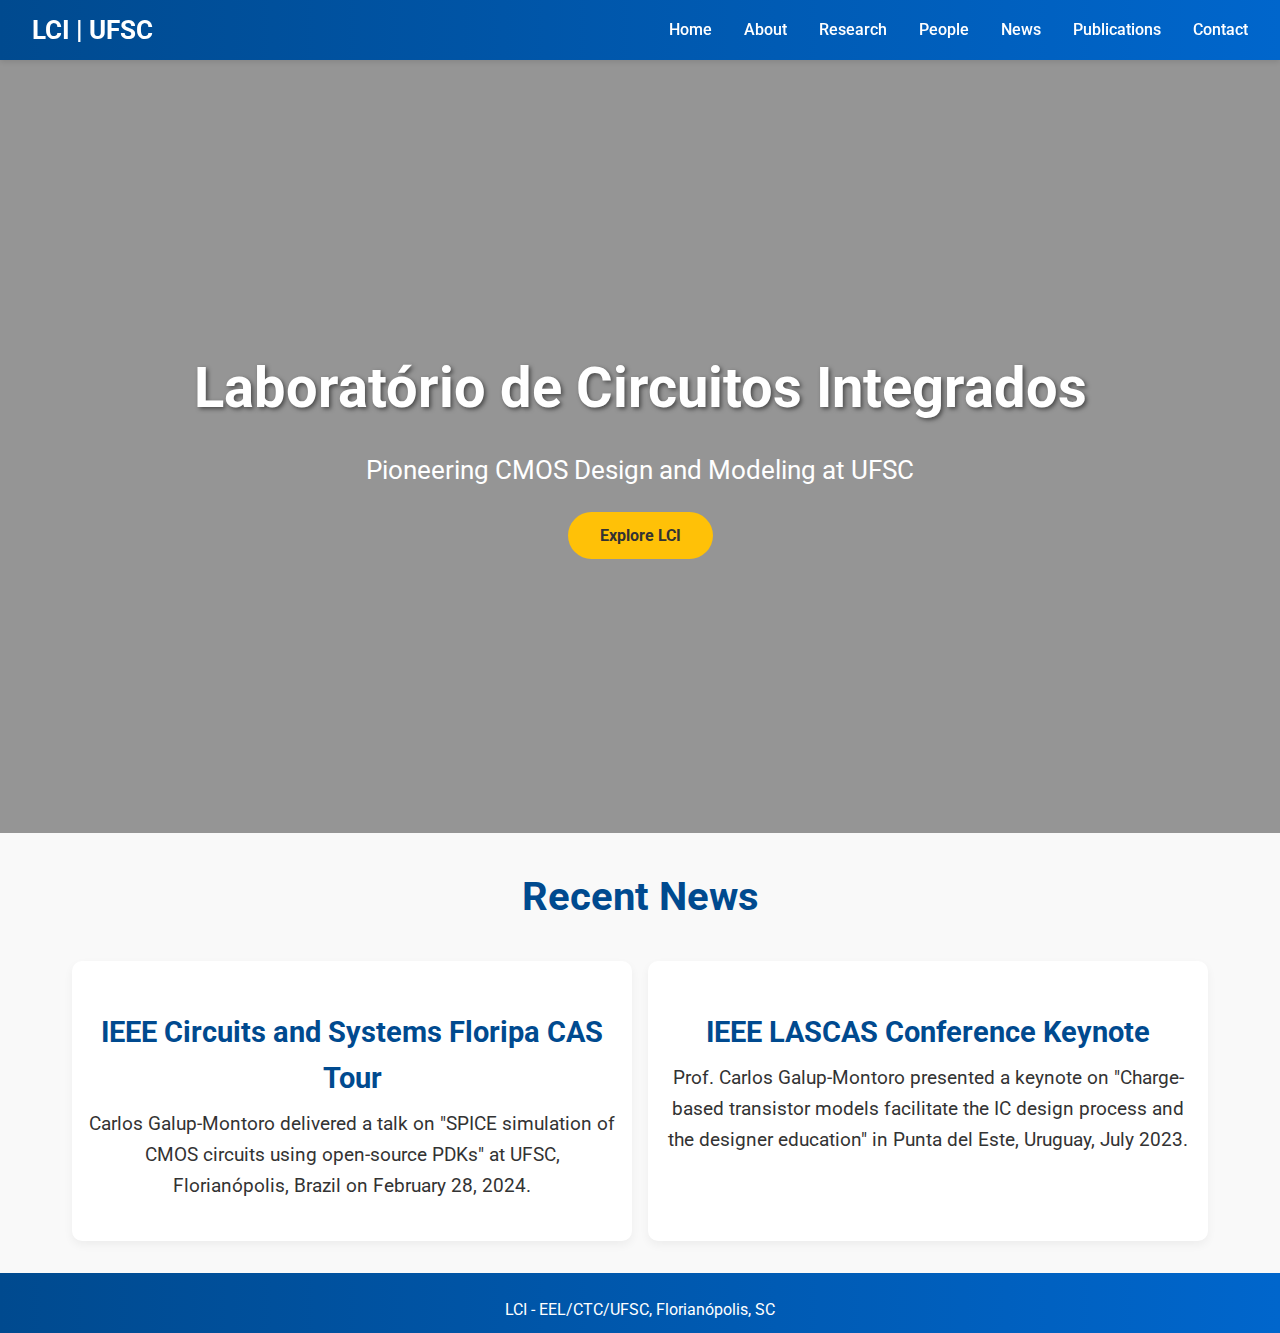
<file: index.html>
<!DOCTYPE html>
<html lang="en">
<head>
    <meta charset="UTF-8">
    <meta name="viewport" content="width=device-width, initial-scale=1.0">
    <title>LCI | UFSC</title>
    <link href="https://fonts.googleapis.com/css2?family=Roboto:wght@400;500;700&display=swap" rel="stylesheet">
    <link rel="stylesheet" href="styles.css">
</head>
<body>
    <nav class="navbar">
        <div class="logo">LCI | UFSC</div>
        <button class="nav-toggle" aria-label="Toggle navigation">☰</button>
        <ul class="nav-links">
            <li><a href="index.html">Home</a></li>
            <li><a href="about.html">About</a></li>
            <li><a href="research.html">Research</a></li>
            <li><a href="people.html">People</a></li>
            <li><a href="news.html">News</a></li>
            <li><a href="publications.html">Publications</a></li>
            <li><a href="contact.html">Contact</a></li>
        </ul>
    </nav>

    <main>
        <section class="hero">
            <div class="hero-content">
                <h1>Laboratório de Circuitos Integrados</h1>
                <p>Pioneering CMOS Design and Modeling at UFSC</p>
                <a href="about.html" class="btn">Explore LCI</a>
            </div>
        </section>

        <section class="section">
            <h2>Recent News</h2>
            <div class="news-grid">
                <div class="news-item">
                    <h3>IEEE Circuits and Systems Floripa CAS Tour</h3>
                    <p>Carlos Galup-Montoro delivered a talk on "SPICE simulation of CMOS circuits using open-source PDKs" at UFSC, Florianópolis, Brazil on February 28, 2024.</p>
                </div>
                <div class="news-item">
                    <h3>IEEE LASCAS Conference Keynote</h3>
                    <p>Prof. Carlos Galup-Montoro presented a keynote on "Charge-based transistor models facilitate the IC design process and the designer education" in Punta del Este, Uruguay, July 2023.</p>
                </div>
            </div>
        </section>
    </main>

    <footer class="footer">
        <p>LCI - EEL/CTC/UFSC, Florianópolis, SC</p>
    </footer>

    <script src="script.js"></script>
</body>
</html>
</file>
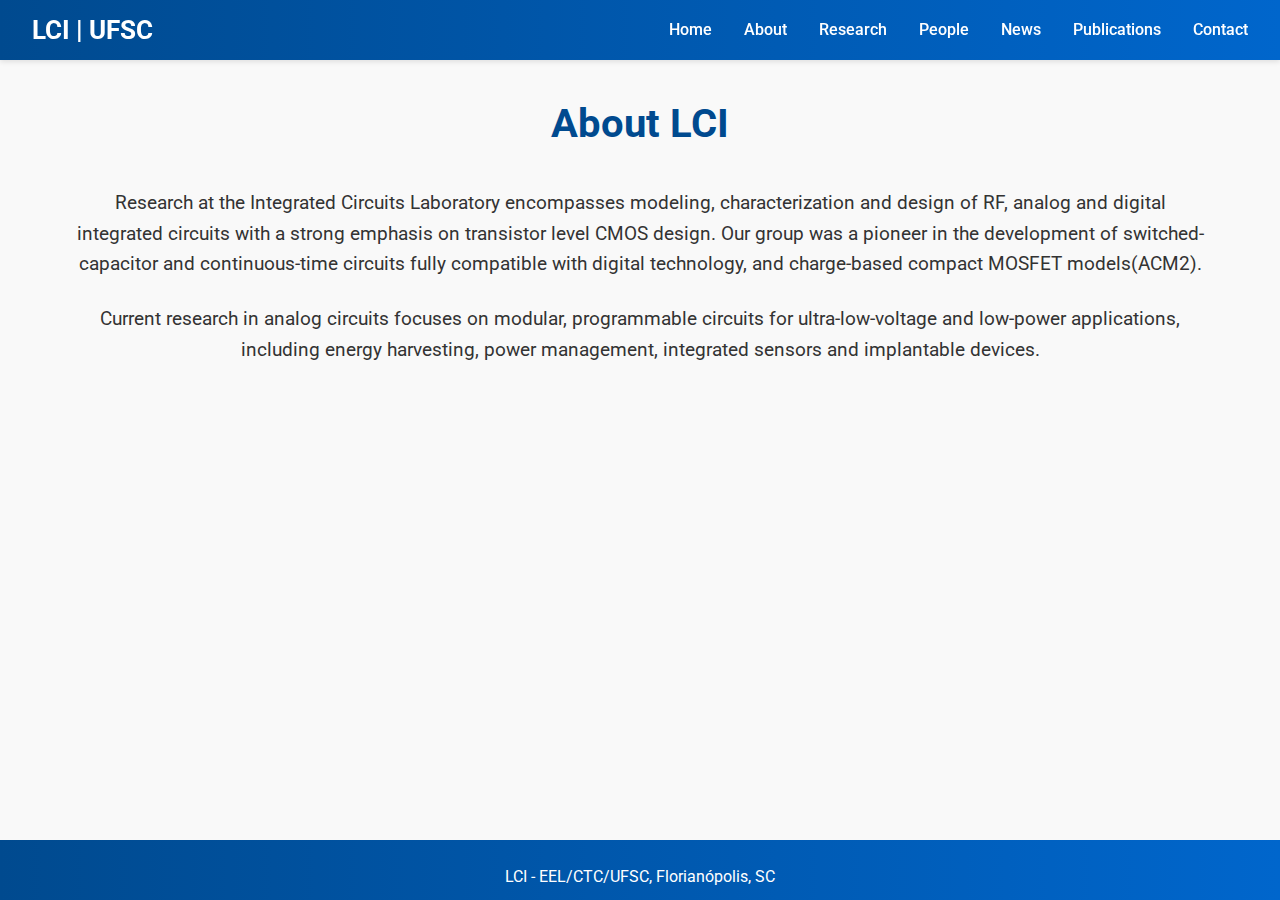
<file: about.html>
<!DOCTYPE html>
<html lang="en">
<head>
    <meta charset="UTF-8">
    <meta name="viewport" content="width=device-width, initial-scale=1.0">
    <title>About - LCI | UFSC</title>
    <link rel="stylesheet" href="styles.css">
    <link href="https://fonts.googleapis.com/css2?family=Roboto:wght@400;700&display=swap" rel="stylesheet">
</head>
<body>
    <nav class="navbar">
        <div class="logo">LCI | UFSC</div>
        <button class="nav-toggle">☰</button>
        <ul class="nav-links">
            <li><a href="index.html">Home</a></li>
            <li><a href="about.html">About</a></li>
            <li><a href="research.html">Research</a></li>
            <li><a href="people.html">People</a></li>
            <li><a href="news.html">News</a></li>
            <li><a href="publications.html">Publications</a></li>
            <li><a href="contact.html">Contact</a></li>
        </ul>
    </nav>

    <main>
        <section class="section">
            <h2>About LCI</h2>
            <p>Research at the Integrated Circuits Laboratory encompasses modeling, characterization and design of RF, analog and digital integrated circuits with a strong emphasis on transistor level CMOS design. Our group was a pioneer in the development of switched-capacitor and continuous-time circuits fully compatible with digital technology, and charge-based compact MOSFET models(ACM2).</p>
            <p>Current research in analog circuits focuses on modular, programmable circuits for ultra-low-voltage and low-power applications, including energy harvesting, power management, integrated sensors and implantable devices.</p>
        </section>
    </main>

    <footer class="footer">
        <p>LCI - EEL/CTC/UFSC, Florianópolis, SC</p>
    </footer>
    
    <script src="script.js"></script>
</body>
</html>
</file>
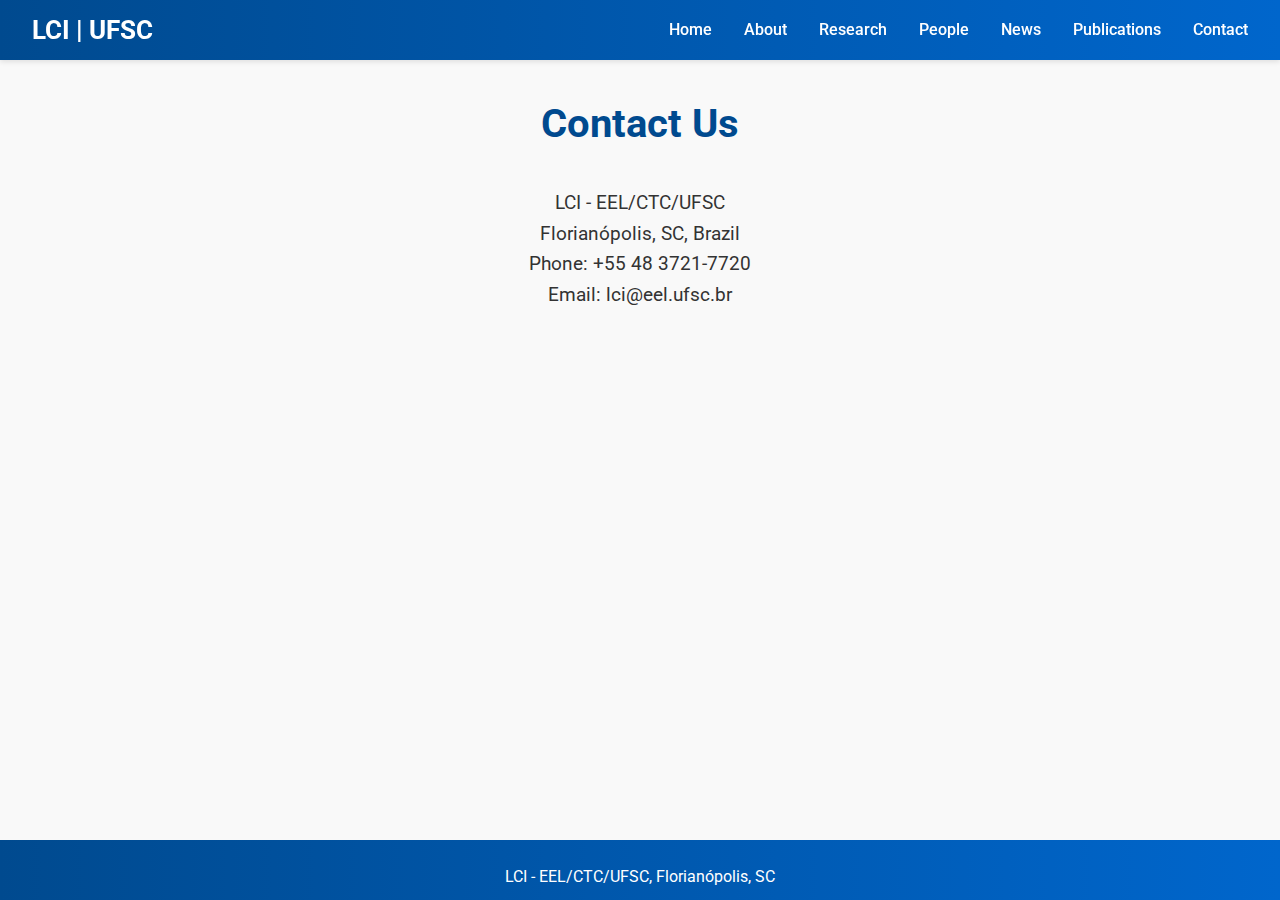
<file: contact.html>
<!DOCTYPE html>
<html lang="en">
<head>
    <meta charset="UTF-8">
    <meta name="viewport" content="width=device-width, initial-scale=1.0">
    <title>Contact - LCI | UFSC</title>
    <link rel="stylesheet" href="styles.css">
    <link href="https://fonts.googleapis.com/css2?family=Roboto:wght@400;700&display=swap" rel="stylesheet">
</head>
<body>
    <nav class="navbar">
        <div class="logo">LCI | UFSC</div>
        <button class="nav-toggle">☰</button>
        <ul class="nav-links">
            <li><a href="index.html">Home</a></li>
            <li><a href="about.html">About</a></li>
            <li><a href="research.html">Research</a></li>
            <li><a href="people.html">People</a></li>
            <li><a href="news.html">News</a></li>
            <li><a href="publications.html">Publications</a></li>
            <li><a href="contact.html">Contact</a></li>
        </ul>
    </nav>

    <main>
        <section class="section">
            <h2>Contact Us</h2>
            <p>LCI - EEL/CTC/UFSC<br>Florianópolis, SC, Brazil<br>Phone: +55 48 3721-7720<br>Email: lci@eel.ufsc.br</p>
        </section>
    </main>

    <footer class="footer">
        <p>LCI - EEL/CTC/UFSC, Florianópolis, SC</p>
    </footer>
    <script src="script.js"></script>
</body>
</html>
</file>
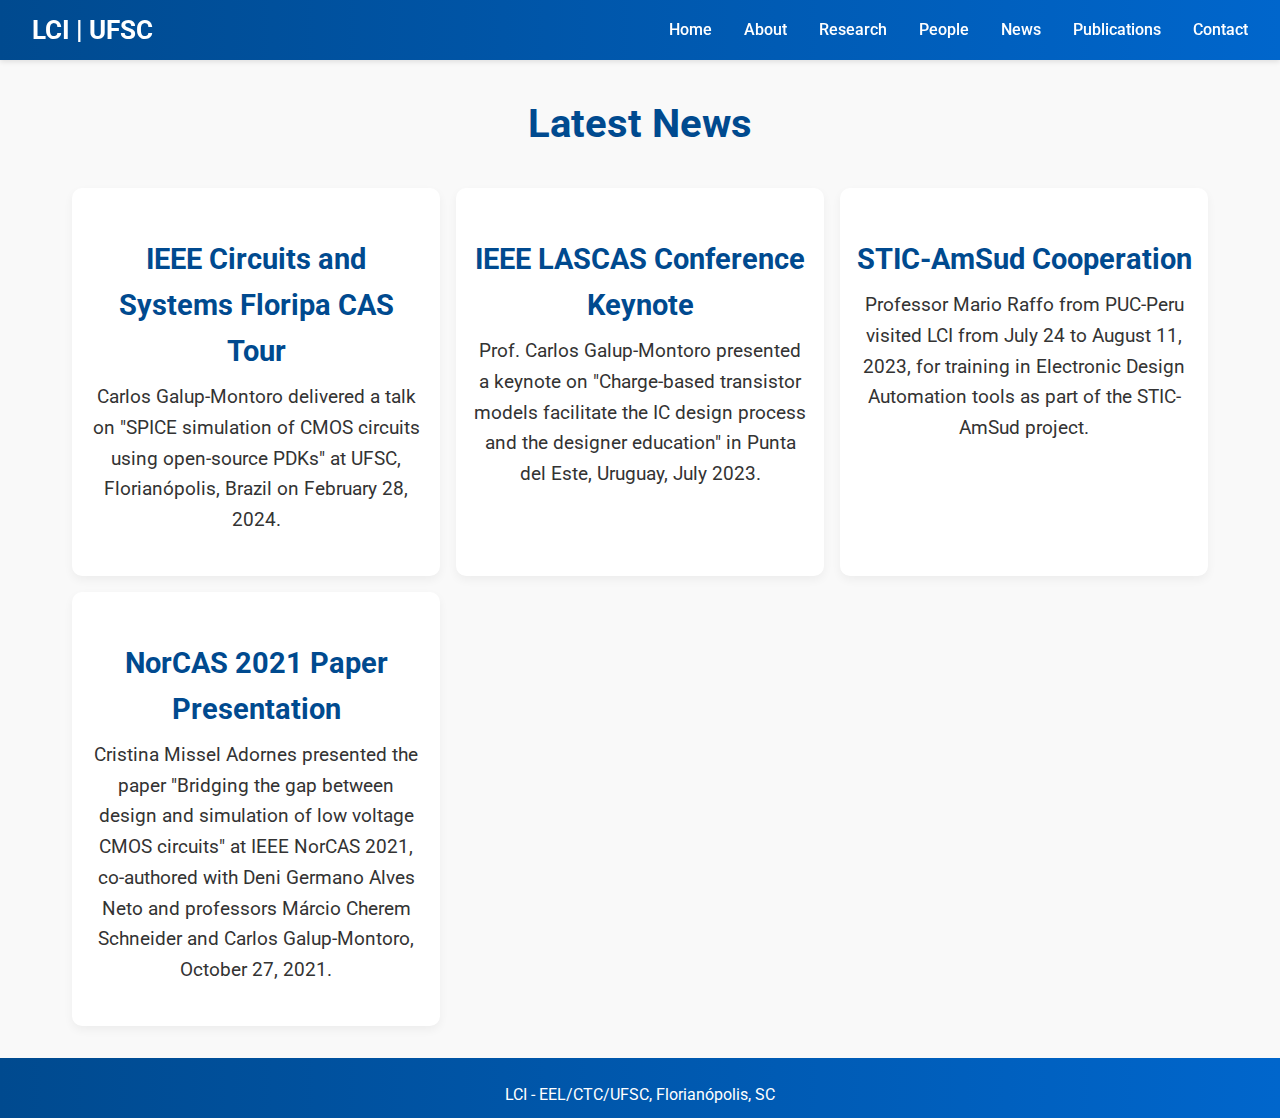
<file: news.html>
<!DOCTYPE html>
<html lang="en">
<head>
    <meta charset="UTF-8">
    <meta name="viewport" content="width=device-width, initial-scale=1.0">
    <title>News - LCI | UFSC</title>
    <link href="https://fonts.googleapis.com/css2?family=Roboto:wght@400;500;700&display=swap" rel="stylesheet">
    <link rel="stylesheet" href="styles.css">
</head>
<body>
    <nav class="navbar">
        <div class="logo">LCI | UFSC</div>
        <button class="nav-toggle" aria-label="Toggle navigation">☰</button>
        <ul class="nav-links">
            <li><a href="index.html">Home</a></li>
            <li><a href="about.html">About</a></li>
            <li><a href="research.html">Research</a></li>
            <li><a href="people.html">People</a></li>
            <li><a href="news.html">News</a></li>
            <li><a href="publications.html">Publications</a></li>
            <li><a href="contact.html">Contact</a></li>
        </ul>
    </nav>

    <main>
        <section class="section">
            <h2>Latest News</h2>
            <div class="news-grid">
                <div class="news-item">
                    <h3>IEEE Circuits and Systems Floripa CAS Tour</h3>
                    <p>Carlos Galup-Montoro delivered a talk on "SPICE simulation of CMOS circuits using open-source PDKs" at UFSC, Florianópolis, Brazil on February 28, 2024.</p>
                </div>
                <div class="news-item">
                    <h3>IEEE LASCAS Conference Keynote</h3>
                    <p>Prof. Carlos Galup-Montoro presented a keynote on "Charge-based transistor models facilitate the IC design process and the designer education" in Punta del Este, Uruguay, July 2023.</p>
                </div>
                <div class="news-item">
                    <h3>STIC-AmSud Cooperation</h3>
                    <p>Professor Mario Raffo from PUC-Peru visited LCI from July 24 to August 11, 2023, for training in Electronic Design Automation tools as part of the STIC-AmSud project.</p>
                </div>
                <div class="news-item">
                    <h3>NorCAS 2021 Paper Presentation</h3>
                    <p>Cristina Missel Adornes presented the paper "Bridging the gap between design and simulation of low voltage CMOS circuits" at IEEE NorCAS 2021, co-authored with Deni Germano Alves Neto and professors Márcio Cherem Schneider and Carlos Galup-Montoro, October 27, 2021.</p>
                </div>
            </div>
        </section>
    </main>

    <footer class="footer">
        <p>LCI - EEL/CTC/UFSC, Florianópolis, SC</p>
    </footer>

    <script src="script.js"></script>
</body>
</html>
</file>
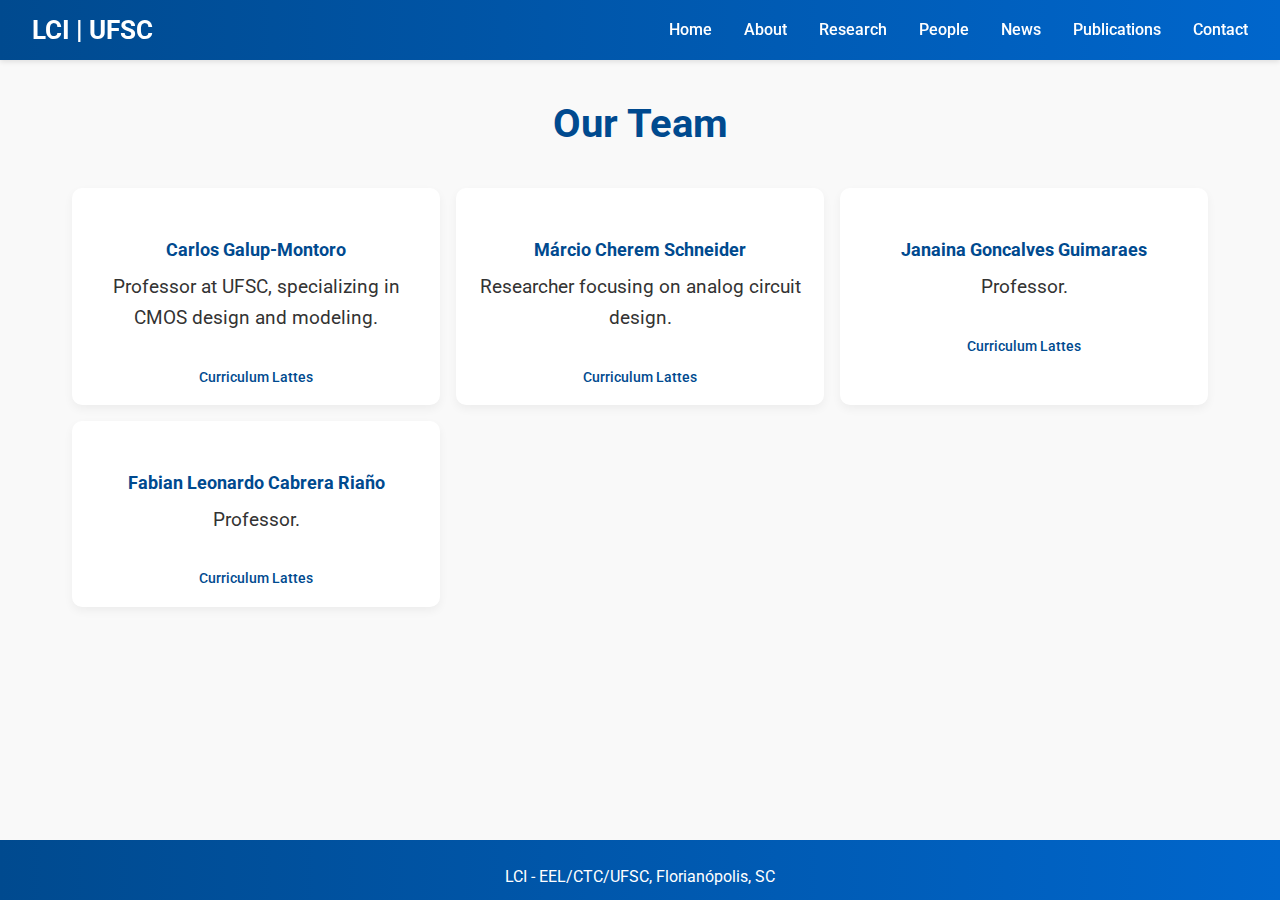
<file: people.html>
<!DOCTYPE html>
<html lang="en">
<head>
    <meta charset="UTF-8">
    <meta name="viewport" content="width=device-width, initial-scale=1.0">
    <title>People - LCI | UFSC</title>
    <link href="https://fonts.googleapis.com/css2?family=Roboto:wght@400;500;700&display=swap" rel="stylesheet">
    <link rel="stylesheet" href="styles.css">
</head>
<body>
    <nav class="navbar">
        <div class="logo">LCI | UFSC</div>
        <button class="nav-toggle" aria-label="Toggle navigation">☰</button>
        <ul class="nav-links">
            <li><a href="index.html">Home</a></li>
            <li><a href="about.html">About</a></li>
            <li><a href="research.html">Research</a></li>
            <li><a href="people.html">People</a></li>
            <li><a href="news.html">News</a></li>
            <li><a href="publications.html">Publications</a></li>
            <li><a href="contact.html">Contact</a></li>
        </ul>
    </nav>

    <main>
        <section class="section">
            <h2>Our Team</h2>
            <div class="people-grid">
                <div class="person" data-id="carlos">
                    <div class="person-content">
                        <h3>Carlos Galup-Montoro</h3>
                        <p>Professor at UFSC, specializing in CMOS design and modeling.</p>
                        <a href="http://lattes.cnpq.br/4904104664992611" class="cv-link">Curriculum Lattes</a>
                    </div>
                    <div class="bio-content" style="display: none;">
                        <h3>Carlos Galup-Montoro</h3>
                        <p>Carlos Galup-Montoro studied engineering sciences at the University of the Republic, Montevideo, Uruguay, and electronic
                            engineering at the National Polytechnic School of Grenoble (INPG), France. He received an engineering degree in electronics
                            in 1979 and a doctorate degree in 1982, both from INPG. From 1982 to 1989 he was with the University of São Paulo, Brazil,
                            where he was engaged in junction field effect transistor (JFET) fabrication and analog circuit design. 
                            Since 1990, he has been with the Electrical and Electronics Engineering Department, Federal University of Santa Catarina,
                            Florianopolis, Brazil where he is now a professor. From August 1997 to February 1998 he was a research associate with the
                            Analog Mixed Signal Group, Texas A&M University. From August 2008 to July 2009 he was a visiting scholar at UC Berkeley.
                            His main research interests and expertise are in field effect transistor and sensor modeling and analog and mixed signal circuit design.
                        </p>
                    </div>
                </div>
                <div class="person" data-id="marcio">
                    <div class="person-content">
                        <h3>Márcio Cherem Schneider</h3>
                        <p>Researcher focusing on analog circuit design.</p>
                        <a href="http://lattes.cnpq.br/0402406996297143" class="cv-link">Curriculum Lattes</a>
                    </div>
                    <div class="bio-content" style="display: none;">
                        <h3>Márcio Cherem Schneider</h3>
                        <p>Márcio Cherem Schneider received the B. E. and M. S. degrees in electrical engineering from the Federal University of Santa Catarina
                            (UFSC) in 1975 and 1980, respectively, and the doctoral degree in electrical engineering from University of São Paulo, São Paulo, Brazil, in 1984. 
                            In 1976, he joined the Electrical and Electronics Engineering Department of UFSC, where he is now a Professor. In 1995, he spent a one-year sabbatical
                            at the Electronics Laboratory of the Swiss Federal Institute of technology, Lausanne. In 1997 and 2001, he was a Visiting Associate Professor at Texas A&M University.
                         </p>
                    </div>
                </div>
                <div class="person" data-id="janaina">
                    <div class="person-content">
                        <h3>Janaina Goncalves Guimaraes</h3>
                        <p>Professor.</p>
                        <a href="http://lattes.cnpq.br/8032871065166582" class="cv-link">Curriculum Lattes</a>
                    </div>
                    <div class="bio-content" style="display: none;">
                        <h3>Janaina Goncalves Guimaraes</h3>
                        <p>Janaina Guimaraes received the B.E., M.E., and Dr. of Engineering degrees from the University of Brasilia - UnB in 1997, 1999, and 2005, respectively.
                            From 2006 to 2014 she was an assistant professor at the Department of Electrical Engineering in University of Brasilia (UnB). 
                            During that time she has lead and developed research on nanoelectronics. Janaina has oriented more than 60 undergraduate and graduate students. 
                            She has also volunteered Brasilia IEEE Section as treasurer in 2007-2008. Since 2014, she has been with the Department of Engineering, Federal University of Santa Catarina, in Blumenau. 
                            Her research interests include microelectronics, nanoelectronics, device models and bio-inspired models/architectures.
                        </p>
                    </div>
                </div>
                <div class="person" data-id="fabian">
                    <div class="person-content">
                        <h3>Fabian Leonardo Cabrera Riaño</h3>
                        <p>Professor.</p>
                        <a href="http://lattes.cnpq.br/4897092043347866" class="cv-link">Curriculum Lattes</a>
                    </div>
                    <div class="bio-content" style="display: none;">
                        <h3>Fabian Leonardo Cabrera Riaño</h3>
                        <p>Professor at the Federal University of Santa Catarina (UFSC) since 02/2017. He received the B.Eng. degree in electronic engineering from the Industrial University of Santander (UIS), 
                            Santander, Colombia, in 2006, the M.Sc. degree in electrical engineering from the University of São Paulo (USP), São Paulo, Brazil, in 2010, and the Ph.D. degree in electrical engineering
                            from the Federal University of Santa Catarina, Florianópolis, Brazil, in 2016. He has experience in microelectronics since 2003, with emphasis on the design and test of radiofrequency,
                            analog and digital integrated circuits in CMOS technology. Prof. Fabian is with the Integrated Circuits Laboratory (LCI) and with the Embedded Systems Group (GSE)
                        </p>
                    </div>
                </div>
            </div>
        </section>
    <!-- Modal Structure -->
        <div class="modal" id="bio-modal">
            <div class="modal-content">
                <span class="modal-close">&times;</span>
                <div class="modal-body"></div>
            </div>
        </div>
    </main>
    <footer class="footer">
        <p>LCI - EEL/CTC/UFSC, Florianópolis, SC</p>
    </footer>

    <script src="script.js"></script>
</body>
</html>
</file>
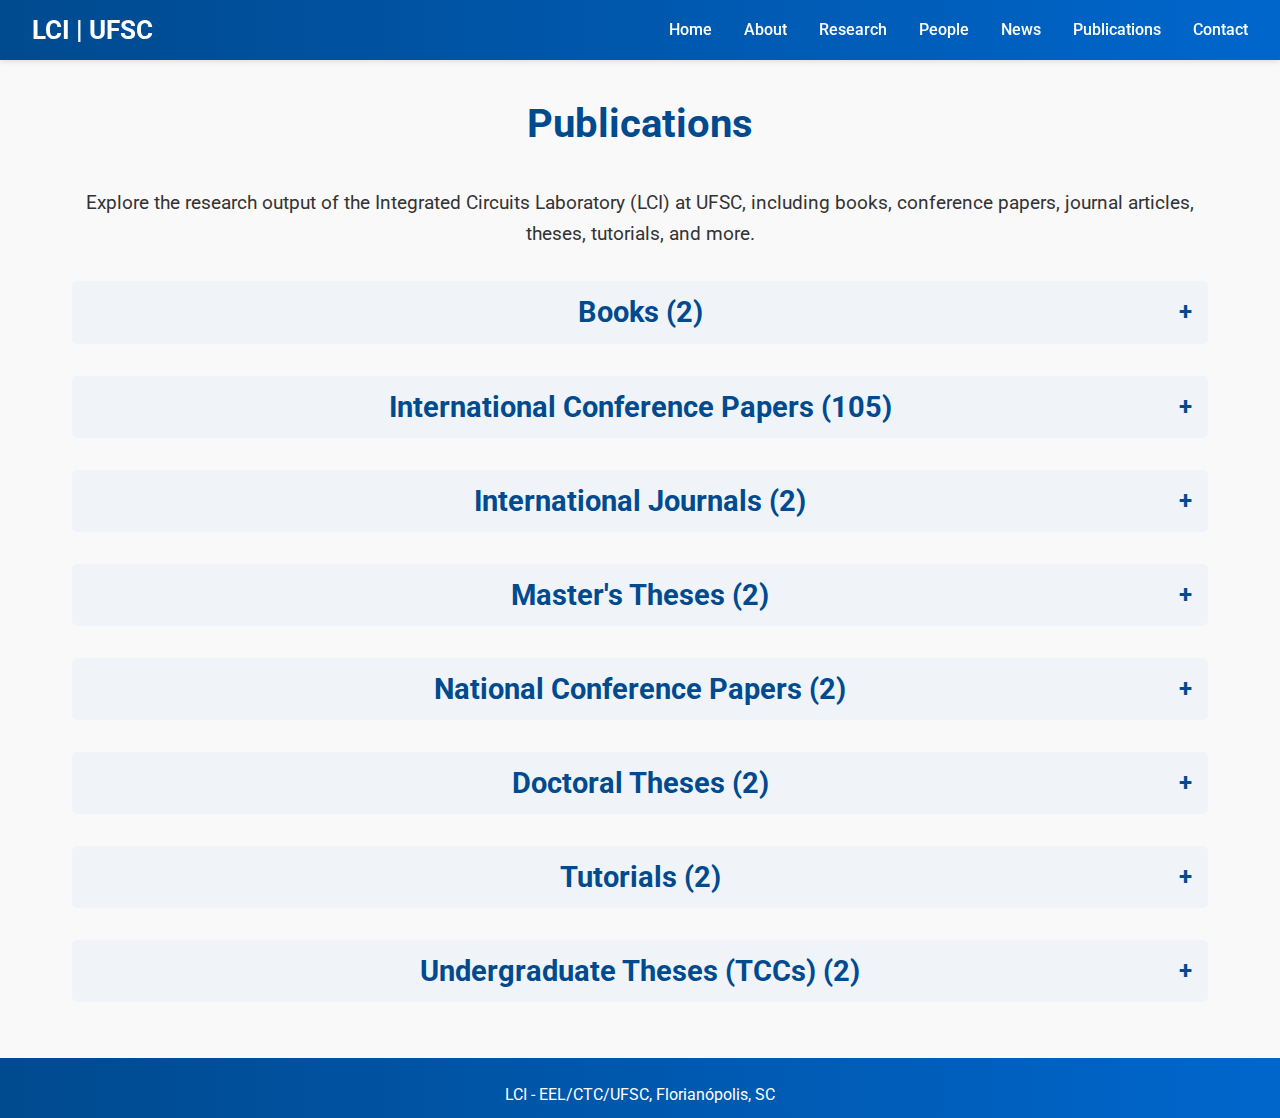
<file: publications.html>
<!DOCTYPE html>
<html lang="en">
<head>
    <meta charset="UTF-8">
    <meta name="viewport" content="width=device-width, initial-scale=1.0">
    <title>Publications - LCI | UFSC</title>
    <link href="https://fonts.googleapis.com/css2?family=Roboto:wght@400;500;700&display=swap" rel="stylesheet">
    <link rel="stylesheet" href="styles.css">
</head>
<body>
    <nav class="navbar">
        <div class="logo">LCI | UFSC</div>
        <button class="nav-toggle" aria-label="Toggle navigation">☰</button>
        <ul class="nav-links">
            <li><a href="index.html">Home</a></li>
            <li><a href="about.html">About</a></li>
            <li><a href="research.html">Research</a></li>
            <li><a href="people.html">People</a></li>
            <li><a href="news.html">News</a></li>
            <li><a href="publications.html">Publications</a></li>
            <li><a href="contact.html">Contact</a></li>
        </ul>
    </nav>

    <main>
        <section class="section">
            <h2>Publications</h2>
            <p>Explore the research output of the Integrated Circuits Laboratory (LCI) at UFSC, including books, conference papers, journal articles, theses, tutorials, and more.</p>

            <!-- Books Section -->
            <div class="publication-section">
                <h3 class="section-toggle">Books (2)</h3>
                <div class="publications-grid">
                    <div class="publication-item">
                        <h4>CMOS Analog Circuit Design</h4>
                        <p>Carlos Galup-Montoro, Márcio Cherem Schneider <br> Publisher: Springer, 2020</p>
                        <a href="#" class="publication-link">View Book</a>
                    </div>
                    <div class="publication-item">
                        <h4>Advanced Compact MOSFET Models</h4>
                        <p>Márcio Cherem Schneider, Carlos Galup-Montoro <br> Publisher: Wiley, 2018</p>
                        <a href="#" class="publication-link">View Book</a>
                    </div>
                </div>
            </div>

            <!-- International Conference Papers Section -->
            <div class="publication-section">
                <h3 class="section-toggle">International Conference Papers (105)</h3>
                <div class="publications-grid" data-show="10">
                    <!-- Placeholder for 105 entries -->
                    <div class="publication-item">
                        <h4>A 5-DC-Parameter MOSFET Model for Circuit Simulation</h4>
                        <p>Carlos Galup-Montoro, et al. <br> IEEE NEWCAS 2023</p>
                        <a href="#" class="publication-link">Read Paper</a>
                    </div>
                    <div class="publication-item">
                        <h4>Low-Power CMOS Amplifier Design</h4>
                        <p>Jane Smith, Carlos Galup-Montoro <br> IEEE LASCAS 2024</p>
                        <a href="#" class="publication-link">Read Paper</a>
                    </div>
                    <div class="publication-item">
                        <h4>Ultra-Low-Voltage CMOS Design</h4>
                        <p>Carlos Galup-Montoro, et al. <br> IEEE ISCAS 2022</p>
                        <a href="#" class="publication-link">Read Paper</a>
                    </div>
                    <!-- In the actual implementation, you'd add all 105 entries here -->
                    <div class="publication-item">
                       <h4>Low-Power CMOS Amplifier Design</h4>
                       <p>Jane Smith, Carlos Galup-Montoro <br> IEEE LASCAS 2024</p>
                       <a href="#" class="publication-link">Read Paper</a>
                   </div>
                   <div class="publication-item">
                       <h4>Low-Power CMOS Amplifier Design</h4>
                       <p>Jane Smith, Carlos Galup-Montoro <br> IEEE LASCAS 2024</p>
                       <a href="#" class="publication-link">Read Paper</a>
                   </div>
                   <div class="publication-item">
                      <h4>Low-Power CMOS Amplifier Design</h4>
                      <p>Jane Smith, Carlos Galup-Montoro <br> IEEE LASCAS 2024</p>
                      <a href="#" class="publication-link">Read Paper</a>
                   </div>
                   <div class="publication-item">
                       <h4>Low-Power CMOS Amplifier Design</h4>
                       <p>Jane Smith, Carlos Galup-Montoro <br> IEEE LASCAS 2024</p>
                       <a href="#" class="publication-link">Read Paper</a>
                   </div>
                </div>
                <button class="show-more-btn">Show More</button>
            </div>

            <!-- International Journals Section -->
            <div class="publication-section">
                <h3 class="section-toggle">International Journals (2)</h3>
                <div class="publications-grid">
                    <div class="publication-item">
                        <h4>Ultra-Low-Voltage CMOS Circuits for IoT</h4>
                        <p>Carlos Galup-Montoro, Jane Smith <br> IEEE Transactions on Circuits and Systems, 2023</p>
                        <a href="#" class="publication-link">Read Article</a>
                    </div>
                    <div class="publication-item">
                        <h4>Charge-Based MOSFET Modeling</h4>
                        <p>Márcio Cherem Schneider, et al. <br> IEEE Journal of Solid-State Circuits, 2022</p>
                        <a href="#" class="publication-link">Read Article</a>
                    </div>
                </div>
            </div>

            <!-- Master's Theses Section -->
            <div class="publication-section">
                <h3 class="section-toggle">Master's Theses (2)</h3>
                <div class="publications-grid">
                    <div class="publication-item">
                        <h4>Design of Low-Power Amplifiers for IoT</h4>
                        <p>Jane Smith <br> UFSC, 2020</p>
                        <a href="#" class="publication-link">View Thesis</a>
                    </div>
                    <div class="publication-item">
                        <h4>Simulation of CMOS Circuits Using ACM2</h4>
                        <p>Student Name <br> UFSC, 2021</p>
                        <a href="#" class="publication-link">View Thesis</a>
                    </div>
                </div>
            </div>

            <!-- National Conference Papers Section -->
            <div class="publication-section">
                <h3 class="section-toggle">National Conference Papers (2)</h3>
                <div class="publications-grid">
                    <div class="publication-item">
                        <h4>CMOS Design for Energy Harvesting</h4>
                        <p>Carlos Galup-Montoro, et al. <br> SBMicro 2022</p>
                        <a href="#" class="publication-link">Read Paper</a>
                    </div>
                    <div class="publication-item">
                        <h4>Transistor Modeling for Low-Power Applications</h4>
                        <p>Márcio Cherem Schneider, et al. <br> SBMicro 2023</p>
                        <a href="#" class="publication-link">Read Paper</a>
                    </div>
                </div>
            </div>

            <!-- Doctoral Theses Section -->
            <div class="publication-section">
                <h3 class="section-toggle">Doctoral Theses (2)</h3>
                <div class="publications-grid">
                    <div class="publication-item">
                        <h4>ACM2 - A Design-Oriented Model for Open-Source Tools</h4>
                        <p>Deni Germano Alves Neto <br> UFSC, 2024</p>
                        <a href="#" class="publication-link">View Thesis</a>
                    </div>
                    <div class="publication-item">
                        <h4>Ultra-Low-Power CMOS Design for Implantable Devices</h4>
                        <p>Student Name <br> UFSC, 2023</p>
                        <a href="#" class="publication-link">View Thesis</a>
                    </div>
                </div>
            </div>

            <!-- Tutorials Section -->
            <div class="publication-section">
                <h3 class="section-toggle">Tutorials (2)</h3>
                <div class="publications-grid">
                    <div class="publication-item">
                        <h4>The Advanced Compact MOSFET (ACM) Model</h4>
                        <p>Márcio Cherem Schneider <br> STIC-AmSud Workshop, 2024</p>
                        <a href="#" class="publication-link">View Tutorial</a>
                    </div>
                    <div class="publication-item">
                        <h4>CMOS Circuit Simulation with QucsStudio</h4>
                        <p>Carlos Galup-Montoro <br> IEEE Workshop, 2023</p>
                        <a href="#" class="publication-link">View Tutorial</a>
                    </div>
                </div>
            </div>

            <!-- Undergraduate Theses (TCCs) Section -->
            <div class="publication-section">
                <h3 class="section-toggle">Undergraduate Theses (TCCs) (2)</h3>
                <div class="publications-grid">
                    <div class="publication-item">
                        <h4>Design of a Low-Power CMOS Circuit</h4>
                        <p>Student Name <br> UFSC, 2023</p>
                        <a href="#" class="publication-link">View TCC</a>
                    </div>
                    <div class="publication-item">
                        <h4>Simulation of Analog Circuits Using Spectre</h4>
                        <p>Student Name <br> UFSC, 2024</p>
                        <a href="#" class="publication-link">View TCC</a>
                    </div>
                </div>
            </div>
        </section>
    </main>

    <footer class="footer">
        <p>LCI - EEL/CTC/UFSC, Florianópolis, SC</p>
    </footer>

    <script src="script.js"></script>
</body>
</html>
</file>
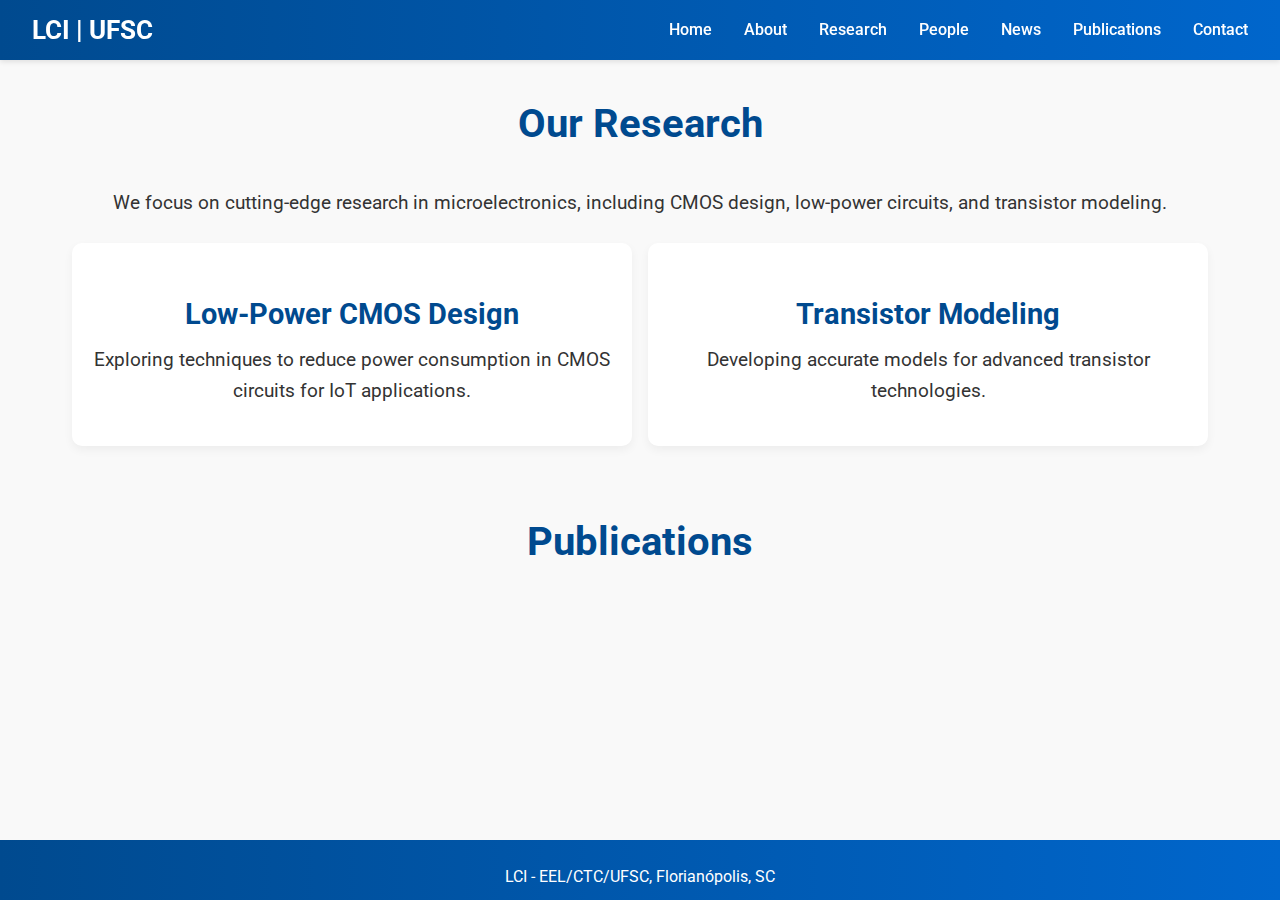
<file: research.html>
<!DOCTYPE html>
<html lang="en">
<head>
    <meta charset="UTF-8">
    <meta name="viewport" content="width=device-width, initial-scale=1.0">
    <title>Research - LCI | UFSC</title>
    <link href="https://fonts.googleapis.com/css2?family=Roboto:wght@400;500;700&display=swap" rel="stylesheet">
    <link rel="stylesheet" href="styles.css">
</head>
<body>
    <nav class="navbar">
        <div class="logo">LCI | UFSC</div>
        <button class="nav-toggle" aria-label="Toggle navigation">☰</button>
        <ul class="nav-links">
            <li><a href="index.html">Home</a></li>
            <li><a href="about.html">About</a></li>
            <li><a href="research.html">Research</a></li>
            <li><a href="people.html">People</a></li>
            <li><a href="news.html">News</a></li>
            <li><a href="publications.html">Publications</a></li>
            <li><a href="contact.html">Contact</a></li>
        </ul>
    </nav>

    <main>
        <section class="section">
            <h2>Our Research</h2>
            <p>We focus on cutting-edge research in microelectronics, including CMOS design, low-power circuits, and transistor modeling.</p>
            <div class="research-grid">
                <div class="research-item">
                    <h3>Low-Power CMOS Design</h3>
                    <p>Exploring techniques to reduce power consumption in CMOS circuits for IoT applications.</p>
                </div>
                <div class="research-item">
                    <h3>Transistor Modeling</h3>
                    <p>Developing accurate models for advanced transistor technologies.</p>
                </div>
            </div>
        </section>

        <section class="section">
            <h2>Publications</h2>
            <div class="publications-grid">
                <div class="publication-item">
                    <h3>A Low-Power CMOS Amplifier for IoT</h3>
                    <p>Carlos Galup-Montoro, Jane Smith, et al. <br> IEEE LASCAS 2024</p>
                    <a href="#" class="publication-link">Read Paper</a>
                </div>
                <div class="publication-item">
                    <h3>Advanced Transistor Modeling Techniques</h3>
                    <p>Carlos Galup-Montoro, John Doe, et al. <br> NorCAS 2023</p>
                    <a href="#" class="publication-link">Read Paper</a>
                </div>
            </div>
        </section>
    </main>

    <footer class="footer">
        <p>LCI - EEL/CTC/UFSC, Florianópolis, SC</p>
    </footer>

    <script src="script.js"></script>
</body>
</html>
</file>
<file: styles.css>
* {
    margin: 0;
    padding: 0;
    box-sizing: border-box;
    font-family: 'Roboto', sans-serif;
}

body {
    line-height: 1.6;
    color: #333;
    background: #f9f9f9;
    min-height: 100vh;
    display: flex;
    flex-direction: column;
    margin: 0;
}

main {
    flex: 1 0 auto; /* Allow main to grow with content */
    padding-top: 60px; /* Matches navbar height */
    background: #f9f9f9;
}

.navbar {
    position: fixed;
    top: 0;
    width: 100%;
    background: linear-gradient(90deg, #004A8F, #0066CC);
    color: white;
    padding: 1rem 2rem;
    display: flex;
    justify-content: space-between;
    align-items: center;
    box-shadow: 0 2px 5px rgba(0, 0, 0, 0.1);
    z-index: 1000;
    height: 60px; /* Explicit height */
}

.logo {
    font-size: 1.6rem;
    font-weight: 700;
}

.nav-toggle {
    display: none;
    background: none;
    border: none;
    color: white;
    font-size: 1.8rem;
    cursor: pointer;
}

.nav-links {
    list-style: none;
    display: flex;
}

.nav-links li {
    margin-left: 2rem;
}

.nav-links a {
    color: white;
    text-decoration: none;
    font-weight: 500;
    transition: color 0.3s;
}

.nav-links a:hover {
    color: #FFC107;
}

.hero {
    height: calc(100vh - 127px); /* 100vh - 65px (navbar + shadow) - 62px (footer + buffer) */
    background: url('https://images.unsplash.com/photo-1516321165247-7b920bd078a1?q=80&w=1920&auto=format&fit=crop') no-repeat center/cover;
    display: flex;
    align-items: center;
    justify-content: center;
    text-align: center;
    color: white;
    position: relative;
}

.hero::before {
    content: '';
    position: absolute;
    top: 0;
    left: 0;
    width: 100%;
    height: 100%;
    background: rgba(0, 0, 0, 0.4);
}

.hero-content {
    position: relative;
    z-index: 1;
}

.hero-content h1 {
    font-size: 3.5rem;
    margin-bottom: 1rem;
    text-shadow: 2px 2px 4px rgba(0, 0, 0, 0.5);
}

.hero-content p {
    font-size: 1.6rem;
    margin-bottom: 2rem;
}

.btn {
    background: #FFC107;
    color: #333;
    padding: 0.9rem 2rem;
    text-decoration: none;
    border-radius: 25px;
    font-weight: 700;
    transition: background 0.3s;
}

.btn:hover {
    background: #ffdb58;
}

.section {
    padding: 2rem;
    max-width: 1200px;
    margin: 0 auto;
}

.section h2 {
    font-size: 2.5rem;
    color: #004A8F;
    margin-bottom: 2rem;
    text-align: center;
}

.section h3 {
    font-size: 1.8rem;
    color: #004A8F;
    margin: 2rem 0 1rem;
    text-align: center;
}

.section p {
    font-size: 1.2rem;
    text-align: center;
    margin-bottom: 1.5rem; /* Add spacing between paragraphs */
}

.research-grid, .people-grid, .news-grid, .publications-grid {
    display: grid;
    grid-template-columns: repeat(auto-fit, minmax(280px, 1fr));
    gap: 1rem; /* Reduced gap for more compact layout */
    margin-top: 1rem;
}

/* Collapsible Section Styles */
.publication-section {
    margin-bottom: 1.5rem;
}

.section-toggle {
    font-size: 1.8rem;
    color: #004A8F;
    margin: 2rem 0 1rem;
    text-align: center;
    cursor: pointer;
    padding: 0.5rem 1rem;
    background: #f0f4f8; /* Subtle background */
    border-radius: 5px;
    transition: background 0.3s, color 0.3s;
    position: relative;
}

.section-toggle:hover {
    background: #e0e8f0; /* Slightly darker on hover */
    color: #0066CC;
}

.section-toggle::after {
    content: '+'; /* Plus icon when collapsed */
    font-size: 1.5rem;
    font-weight: 700;
    color: #004A8F;
    position: absolute;
    right: 1rem;
    top: 50%;
    transform: translateY(-50%);
    transition: transform 0.3s, color 0.3s;
}

.section-toggle.collapsed::after {
    content: '−'; /* Minus icon when expanded */
    transform: translateY(-50%) rotate(0deg); /* No rotation needed for plus/minus */
}

.section-toggle:hover::after {
    color: #0066CC;
}

.publications-grid {
    display: none; /* Hidden by default */
}

.publications-grid.active {
    display: grid; /* Show when active */
}

/* Show More Button */
.show-more-btn {
    display: none; /* Hidden by default, shown via JS if needed */
    margin: 1rem auto;
    padding: 0.5rem 1rem;
    background: #004A8F;
    color: white;
    border: none;
    border-radius: 5px;
    cursor: pointer;
    font-size: 1rem;
    transition: background 0.3s;
}

.show-more-btn:hover {
    background: #0066CC;
}

.research-item, .person, .news-item, .publication-item {
    background: white;
    padding: 1rem; /* Reduced padding for compactness */
    border-radius: 10px;
    box-shadow: 0 4px 10px rgba(0, 0, 0, 0.05);
    transition: transform 0.3s;
}

.research-item:hover, .person:hover, .news-item:hover, .publication-item:hover {
    transform: translateY(-5px);
}

.person-content {
    display: flex;
    flex-direction: column;
    align-items: center; /* Center horizontally */
    justify-content: center; /* Center vertically */
    text-align: center; /* Ensure text is centered */
    width: 100%; /* Ensure it takes full width for centering */
}

.research-item h3, .person h3, .news-item h3, .publication-item h3, .publication-item h4 {
    color: #004A8F;
    margin-bottom: 0.5rem;
    text-align: center;
}

.person h3, .publication-item h4 {
    font-size: 1.1rem; /* Smaller font for publication titles */
}

.publication-item p {
    font-size: 0.9rem; /* Smaller font for publication details */
    color: #444;
    margin-bottom: 0.5rem;
}

.person .cv-link, .publication-link {
    display: inline-block;
    margin-top: 0.5rem;
    color: #004A8F;
    font-weight: 500;
    text-decoration: none;
    font-size: 0.9rem; /* Smaller font for links */
    transition: color 0.3s;
}

.person .cv-link:hover, .publication-link:hover {
    color: #0066CC;
}

/* Modal Styles */
.modal {
    display: none; /* Hidden by default */
    position: fixed;
    top: 0;
    left: 0;
    width: 100%;
    height: 100%;
    background: rgba(0, 0, 0, 0.6); /* Dark overlay */
    z-index: 2000; /* Above navbar */
    align-items: center;
    justify-content: center;
}

.modal.active {
    display: flex; /* Show when active */
}

.modal-content {
    background: white;
    max-width: 600px;
    width: 90%;
    padding: 2rem;
    border-radius: 10px;
    box-shadow: 0 4px 15px rgba(0, 0, 0, 0.2);
    position: relative;
    animation: fadeIn 0.3s ease;
}

.modal-close {
    position: absolute;
    top: 1rem;
    right: 1rem;
    font-size: 1.5rem;
    color: #333;
    cursor: pointer;
    transition: color 0.3s;
}

.modal-close:hover {
    color: #004A8F;
}

.modal-body h3 {
    color: #004A8F;
    font-size: 1.8rem;
    margin-bottom: 1rem;
    text-align: center; /* Center the name in the modal */
}

.modal-body p {
    font-size: 1rem;
    color: #444;
    line-height: 1.6;
    text-align: left; /* Left-align bio text */
}

/* Fade-in animation for modal */
@keyframes fadeIn {
    from {
        opacity: 0;
        transform: scale(0.95);
    }
    to {
        opacity: 1;
        transform: scale(1);
    }
}

.footer {
    background: linear-gradient(90deg, #004A8F, #0066CC);
    color: white;
    text-align: center;
    padding: 1.5rem;
    width: 100%;
    flex-shrink: 0;
    height: 60px; /* Updated height */
}

.footer-links {
    margin-top: 0.5rem;
}

.footer-link {
    color: white;
    text-decoration: none;
    margin: 0 1rem;
    font-size: 0.9rem;
    transition: color 0.3s;
}

.footer-link:hover {
    color: #FFC107;
}

/* Mobile Responsive Design */
@media (max-width: 768px) {
    .navbar {
        padding: 1rem;
        flex-wrap: wrap;
        height: auto;
    }

    .nav-toggle {
        display: block;
    }

    .nav-links {
        display: none;
        flex-direction: column;
        width: 100%;
        text-align: center;
        margin-top: 1rem;
    }

    .nav-links.active {
        display: flex;
    }

    .nav-links li {
        margin: 0.5rem 0;
    }

    .hero {
        height: calc(100vh - 60px); /* 100vh - 60px (footer), navbar offset by padding */
    }

    .hero-content h1 {
        font-size: 2rem;
    }

    .hero-content p {
        font-size: 1rem;
    }

    .btn {
        padding: 0.7rem 1.5rem;
        font-size: 0.9rem;
    }

    .section {
        padding: 1.5rem;
    }

    .section h2 {
        font-size: 1.8rem;
    }

    .section h3 {
        font-size: 1.5rem;
    }

    .section p {
        font-size: 1rem;
        margin-bottom: 1rem; /* Adjust spacing for mobile */
    }

    .research-grid, .people-grid, .news-grid, .publications-grid {
        grid-template-columns: 1fr;
        gap: 0.75rem; /* Even smaller gap for mobile */
    }

    .research-item, .person, .news-item, .publication-item {
        padding: 0.75rem; /* Reduced padding for mobile */
        min-height: 150px; /* Adjust for mobile */
    }

    .modal-content {
        width: 95%;
        padding: 1.5rem;
    }

    .modal-body h3 {
        font-size: 1.5rem;
    }

    .modal-body p {
        font-size: 0.9rem;
    }

    .footer-links {
        display: flex;
        flex-wrap: wrap;
        justify-content: center;
    }

    .footer-link {
        margin: 0.5rem;
    }
}

@media (max-width: 480px) {
    .logo {
        font-size: 1.4rem;
    }

    .nav-toggle {
        font-size: 1.5rem;
    }

    .hero-content h1 {
        font-size: 1.5rem;
    }

    .hero-content p {
        font-size: 0.9rem;
    }
}
</file>
